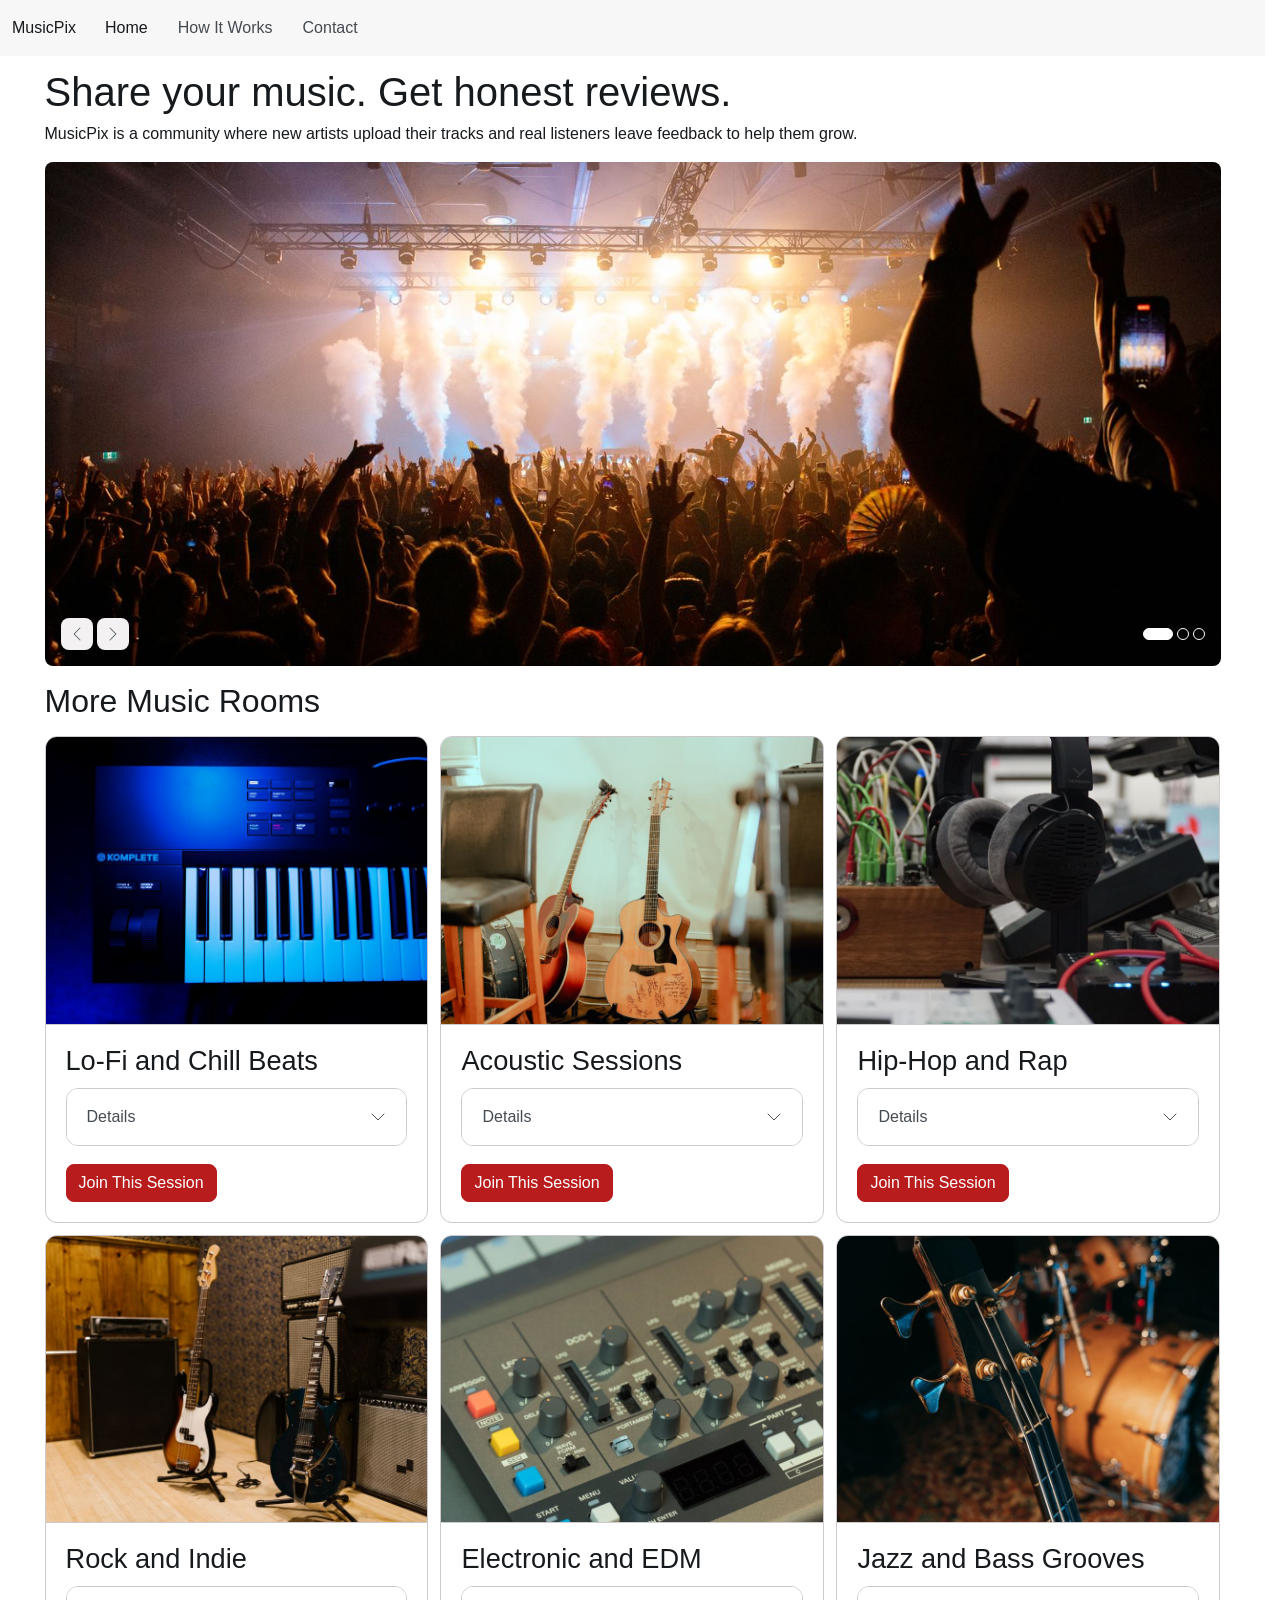
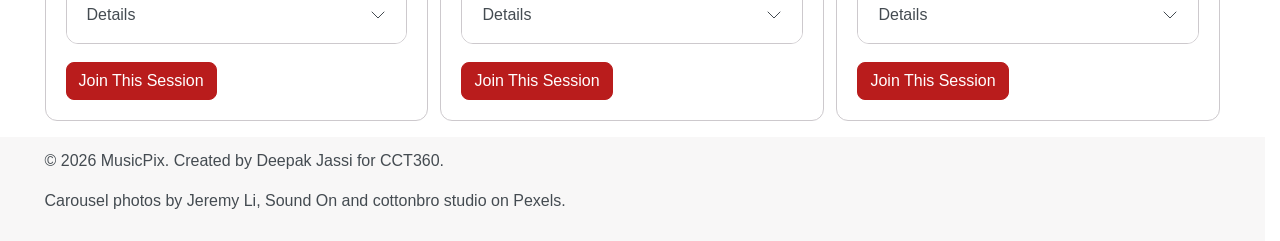
<file: index.html>
<!DOCTYPE html>
<html lang="en">
<head>
  <meta charset="UTF-8">
  <meta name="viewport" content="width=device-width, initial-scale=1.0">
  <title>MusicPix | Share Your Music and Get Real Reviews</title>
  <link rel="stylesheet" href="css/bootstrap.min.css">
  <link rel="stylesheet" href="css/style.css">
  <script type="module" src="js/bootstrap.bundle.min.js"></script>
</head>
<body>
  <nav class="navbar md:navbar-expand bg-1 fg-2">
    <div class="container-fluid">
      <a class="navbar-brand" href="index.html">MusicPix</a>
      <button class="btn-icon navbar-toggler" type="button" data-bs-toggle="drawer" data-bs-target="#navbarNavMenu" aria-controls="navbarNavMenu" aria-expanded="false" aria-label="Toggle navigation">
        <span class="navbar-toggler-icon" aria-hidden="true"></span>
      </button>
      <dialog class="drawer drawer-end" tabindex="-1" id="navbarNavMenu" aria-labelledby="navbarNavMenuLabel">
        <div class="drawer-header">
          <span class="drawer-title" id="navbarNavMenuLabel">Menu</span>
          <button type="button" class="btn-close" data-bs-dismiss="drawer" aria-label="Close"></button>
        </div>
        <div class="drawer-body">
          <ul class="navbar-nav">
            <li class="nav-item">
              <a class="nav-link active" aria-current="page" href="index.html">Home</a>
            </li>
            <li class="nav-item">
              <a class="nav-link" href="#">How It Works</a>
            </li>
            <li class="nav-item">
              <a class="nav-link" href="contact.html">Contact</a>
            </li>
          </ul>
        </div>
      </dialog>
    </div>
  </nav>

  <main>
    <div class="container mt-4">
      <h1>Share your music. Get honest reviews.</h1>
      <p>MusicPix is a community where new artists upload their tracks and real listeners leave feedback to help them grow.</p>
    </div>

    <div class="container mt-3">
      <div id="soundCarousel" class="carousel carousel-overlay slide">
        <div class="carousel-inner rounded-5">
          <div class="carousel-item active">
            <img src="images/lab6-banner1.jpg" class="d-block w-100" alt="Crowd cheering at a live concert under bright stage lights">
          </div>
          <div class="carousel-item">
            <img src="images/lab6-banner2.jpg" class="d-block w-100" alt="Smiling woman wearing white wireless headphones while listening to music">
          </div>
          <div class="carousel-item">
            <img src="images/lab6-banner3.jpg" class="d-block w-100" alt="Female singer recording vocals into a studio microphone">
          </div>
        </div>
        <div class="carousel-overlay-controls">
          <div>
            <button class="btn-icon btn-sm btn-subtle theme-secondary" type="button" data-bs-target="#soundCarousel" data-bs-slide="prev">
              <span class="carousel-icon-prev" aria-hidden="true"></span>
              <span class="visually-hidden">Previous</span>
            </button>
            <button class="btn-icon btn-sm btn-subtle theme-secondary" type="button" data-bs-target="#soundCarousel" data-bs-slide="next">
              <span class="carousel-icon-next" aria-hidden="true"></span>
              <span class="visually-hidden">Next</span>
            </button>
          </div>
          <div class="carousel-indicators">
            <button type="button" data-bs-target="#soundCarousel" data-bs-slide-to="0" class="active" aria-current="true" aria-label="Slide 1"></button>
            <button type="button" data-bs-target="#soundCarousel" data-bs-slide-to="1" aria-label="Slide 2"></button>
            <button type="button" data-bs-target="#soundCarousel" data-bs-slide-to="2" aria-label="Slide 3"></button>
          </div>
        </div>
      </div>
    </div>
         <div class="container mt-5 mb-5">
      <h2 class="my-5">More Music Rooms</h2>
      <div class="row g-4">

        <div class="col-12 md:col-6 lg:col-4">
          <section class="card h-100" style="max-width: 100%">
            <img src="images/lab6-card1.jpg" class="card-img-top w-100" alt="Synthesizer keyboard glowing under blue studio lights">
            <div class="card-body d-flex flex-column">
              <h3 class="card-title">Lo-Fi and Chill Beats</h3>
              <div class="accordion">
                <details class="accordion-item" name="lofiDetails">
                  <summary class="accordion-header">
                    Details
                    <svg class="accordion-icon" xmlns="http://www.w3.org/2000/svg" viewBox="0 0 16 16" fill="none" stroke="currentColor" stroke-linecap="round" stroke-linejoin="round"><path d="m2 5 6 6 6-6"/></svg>
                  </summary>
                  <div class="accordion-body">
                    Relaxed beats for studying and late nights. Upload a loop or a full track, and listeners will rate the mood, the mix and how well it flows. Photo by XT7 Core on Pexels.
                  </div>
                </details>
              </div>
              <button type="button" class="btn-solid theme-primary mt-3" data-bs-toggle="dialog" data-bs-target="#lofiDialog">Join This Session</button>
              <dialog class="dialog" id="lofiDialog" aria-labelledby="lofiDialogTitle">
                <div class="dialog-header">
                  <h4 class="dialog-title" id="lofiDialogTitle">Lo-Fi and Chill Beats</h4>
                  <button type="button" class="btn-close" data-bs-dismiss="dialog" aria-label="Close"></button>
                </div>
                <div class="dialog-body">
                  <p>Join our next lo-fi listening session on Friday, November 27 at 8:00 PM. Listen to new tracks together and leave your reviews.</p>
                </div>
                <div class="dialog-footer">
                  <button type="button" class="btn-solid theme-secondary" data-bs-dismiss="dialog">Close</button>
                  <button type="button" class="btn-solid theme-primary" data-bs-dismiss="dialog">Confirm Session</button>
                </div>
              </dialog>
            </div>
          </section>
        </div>

        <div class="col-12 md:col-6 lg:col-4">
          <section class="card h-100" style="max-width: 100%">
            <img src="images/lab6-card2.jpg" class="card-img-top w-100" alt="Two acoustic guitars resting against chairs in a room">
            <div class="card-body d-flex flex-column">
              <h3 class="card-title">Acoustic Sessions</h3>
              <div class="accordion">
                <details class="accordion-item" name="acousticDetails">
                  <summary class="accordion-header">
                    Details
                    <svg class="accordion-icon" xmlns="http://www.w3.org/2000/svg" viewBox="0 0 16 16" fill="none" stroke="currentColor" stroke-linecap="round" stroke-linejoin="round"><path d="m2 5 6 6 6-6"/></svg>
                  </summary>
                  <div class="accordion-body">
                    A space for singer-songwriters and simple guitar or piano recordings. Reviewers focus on vocals, lyrics and the feeling behind the song. Photo by Mushtaq Hussain on Pexels.
                  </div>
                </details>
              </div>
              <button type="button" class="btn-solid theme-primary mt-3" data-bs-toggle="dialog" data-bs-target="#acousticDialog">Join This Session</button>
              <dialog class="dialog" id="acousticDialog" aria-labelledby="acousticDialogTitle">
                <div class="dialog-header">
                  <h4 class="dialog-title" id="acousticDialogTitle">Acoustic Sessions</h4>
                  <button type="button" class="btn-close" data-bs-dismiss="dialog" aria-label="Close"></button>
                </div>
                <div class="dialog-body">
                  <p>Join our next acoustic session on Saturday, November 28 at 2:00 PM. Share a demo and get feedback from other songwriters.</p>
                </div>
                <div class="dialog-footer">
                  <button type="button" class="btn-solid theme-secondary" data-bs-dismiss="dialog">Close</button>
                  <button type="button" class="btn-solid theme-primary" data-bs-dismiss="dialog">Confirm Session</button>
                </div>
              </dialog>
            </div>
          </section>
        </div>

        <div class="col-12 md:col-6 lg:col-4">
          <section class="card h-100" style="max-width: 100%">
            <img src="images/lab6-card3.jpg" class="card-img-top w-100" alt="Studio headphones resting on audio equipment">
            <div class="card-body d-flex flex-column">
              <h3 class="card-title">Hip-Hop and Rap</h3>
              <div class="accordion">
                <details class="accordion-item" name="hiphopDetails">
                  <summary class="accordion-header">
                    Details
                    <svg class="accordion-icon" xmlns="http://www.w3.org/2000/svg" viewBox="0 0 16 16" fill="none" stroke="currentColor" stroke-linecap="round" stroke-linejoin="round"><path d="m2 5 6 6 6-6"/></svg>
                  </summary>
                  <div class="accordion-body">
                    Drop your verses, beats and mixtapes. Listeners review flow, wordplay and production so you know what is working before your next release. Photo by TStudio on Pexels.
                  </div>
                </details>
              </div>
              <button type="button" class="btn-solid theme-primary mt-3" data-bs-toggle="dialog" data-bs-target="#hiphopDialog">Join This Session</button>
              <dialog class="dialog" id="hiphopDialog" aria-labelledby="hiphopDialogTitle">
                <div class="dialog-header">
                  <h4 class="dialog-title" id="hiphopDialogTitle">Hip-Hop and Rap</h4>
                  <button type="button" class="btn-close" data-bs-dismiss="dialog" aria-label="Close"></button>
                </div>
                <div class="dialog-body">
                  <p>Join our next hip-hop session on Saturday, November 28 at 7:00 PM. Hear new verses and beats and review them live.</p>
                </div>
                <div class="dialog-footer">
                  <button type="button" class="btn-solid theme-secondary" data-bs-dismiss="dialog">Close</button>
                  <button type="button" class="btn-solid theme-primary" data-bs-dismiss="dialog">Confirm Session</button>
                </div>
              </dialog>
            </div>
          </section>
        </div>

        <div class="col-12 md:col-6 lg:col-4">
          <section class="card h-100" style="max-width: 100%">
            <img src="images/lab6-card4.jpg" class="card-img-top w-100" alt="Electric guitars and amplifiers set up in a small music studio">
            <div class="card-body d-flex flex-column">
              <h3 class="card-title">Rock and Indie</h3>
              <div class="accordion">
                <details class="accordion-item" name="rockDetails">
                  <summary class="accordion-header">
                    Details
                    <svg class="accordion-icon" xmlns="http://www.w3.org/2000/svg" viewBox="0 0 16 16" fill="none" stroke="currentColor" stroke-linecap="round" stroke-linejoin="round"><path d="m2 5 6 6 6-6"/></svg>
                  </summary>
                  <div class="accordion-body">
                    For bands and solo artists with guitars, drums and big choruses. Share a garage recording or a finished single and hear what listeners think. Photo by RDNE Stock project on Pexels.
                  </div>
                </details>
              </div>
              <button type="button" class="btn-solid theme-primary mt-3" data-bs-toggle="dialog" data-bs-target="#rockDialog">Join This Session</button>
              <dialog class="dialog" id="rockDialog" aria-labelledby="rockDialogTitle">
                <div class="dialog-header">
                  <h4 class="dialog-title" id="rockDialogTitle">Rock and Indie</h4>
                  <button type="button" class="btn-close" data-bs-dismiss="dialog" aria-label="Close"></button>
                </div>
                <div class="dialog-body">
                  <p>Join our next rock and indie session on Sunday, November 29 at 4:00 PM. Listen to new singles and vote for your favourite.</p>
                </div>
                <div class="dialog-footer">
                  <button type="button" class="btn-solid theme-secondary" data-bs-dismiss="dialog">Close</button>
                  <button type="button" class="btn-solid theme-primary" data-bs-dismiss="dialog">Confirm Session</button>
                </div>
              </dialog>
            </div>
          </section>
        </div>

        <div class="col-12 md:col-6 lg:col-4">
          <section class="card h-100" style="max-width: 100%">
            <img src="images/lab6-card5.jpg" class="card-img-top w-100" alt="Close-up of a music production mixer with buttons and dials">
            <div class="card-body d-flex flex-column">
              <h3 class="card-title">Electronic and EDM</h3>
              <div class="accordion">
                <details class="accordion-item" name="edmDetails">
                  <summary class="accordion-header">
                    Details
                    <svg class="accordion-icon" xmlns="http://www.w3.org/2000/svg" viewBox="0 0 16 16" fill="none" stroke="currentColor" stroke-linecap="round" stroke-linejoin="round"><path d="m2 5 6 6 6-6"/></svg>
                  </summary>
                  <div class="accordion-body">
                    House, techno, dubstep and everything in between. Get feedback on your drops, sound design and how your track would play in a club. Photo by TStudio on Pexels.
                  </div>
                </details>
              </div>
              <button type="button" class="btn-solid theme-primary mt-3" data-bs-toggle="dialog" data-bs-target="#edmDialog">Join This Session</button>
              <dialog class="dialog" id="edmDialog" aria-labelledby="edmDialogTitle">
                <div class="dialog-header">
                  <h4 class="dialog-title" id="edmDialogTitle">Electronic and EDM</h4>
                  <button type="button" class="btn-close" data-bs-dismiss="dialog" aria-label="Close"></button>
                </div>
                <div class="dialog-body">
                  <p>Join our next electronic session on Friday, December 4 at 9:00 PM. Listen to new mixes and leave comments on each track.</p>
                </div>
                <div class="dialog-footer">
                  <button type="button" class="btn-solid theme-secondary" data-bs-dismiss="dialog">Close</button>
                  <button type="button" class="btn-solid theme-primary" data-bs-dismiss="dialog">Confirm Session</button>
                </div>
              </dialog>
            </div>
          </section>
        </div>

        <div class="col-12 md:col-6 lg:col-4">
          <section class="card h-100" style="max-width: 100%">
            <img src="images/lab6-card6.jpg" class="card-img-top w-100" alt="Bass guitar headstock with a drum set in the background">
            <div class="card-body d-flex flex-column">
              <h3 class="card-title">Jazz and Bass Grooves</h3>
              <div class="accordion">
                <details class="accordion-item" name="jazzDetails">
                  <summary class="accordion-header">
                    Details
                    <svg class="accordion-icon" xmlns="http://www.w3.org/2000/svg" viewBox="0 0 16 16" fill="none" stroke="currentColor" stroke-linecap="round" stroke-linejoin="round"><path d="m2 5 6 6 6-6"/></svg>
                  </summary>
                  <div class="accordion-body">
                    Smooth grooves, live jams and bass-heavy tracks. Musicians here love giving detailed notes on timing, tone and improvisation. Photo by Ivan S on Pexels.
                  </div>
                </details>
              </div>
              <button type="button" class="btn-solid theme-primary mt-3" data-bs-toggle="dialog" data-bs-target="#jazzDialog">Join This Session</button>
              <dialog class="dialog" id="jazzDialog" aria-labelledby="jazzDialogTitle">
                <div class="dialog-header">
                  <h4 class="dialog-title" id="jazzDialogTitle">Jazz and Bass Grooves</h4>
                  <button type="button" class="btn-close" data-bs-dismiss="dialog" aria-label="Close"></button>
                </div>
                <div class="dialog-body">
                  <p>Join our next jazz session on Sunday, December 6 at 3:00 PM. Listen to live jams and review each solo.</p>
                </div>
                <div class="dialog-footer">
                  <button type="button" class="btn-solid theme-secondary" data-bs-dismiss="dialog">Close</button>
                  <button type="button" class="btn-solid theme-primary" data-bs-dismiss="dialog">Confirm Session</button>
                </div>
              </dialog>
            </div>
          </section>
        </div>

      </div>
    </div>

  </main>

  <footer class="bg-1 fg-2 py-4">
    <div class="container">
      <p>&copy; 2026 MusicPix. Created by Deepak Jassi for CCT360.</p>
      <p>Carousel photos by Jeremy Li, Sound On and cottonbro studio on Pexels.</p>
    </div>
  </footer>
</body>
</html>
</file>
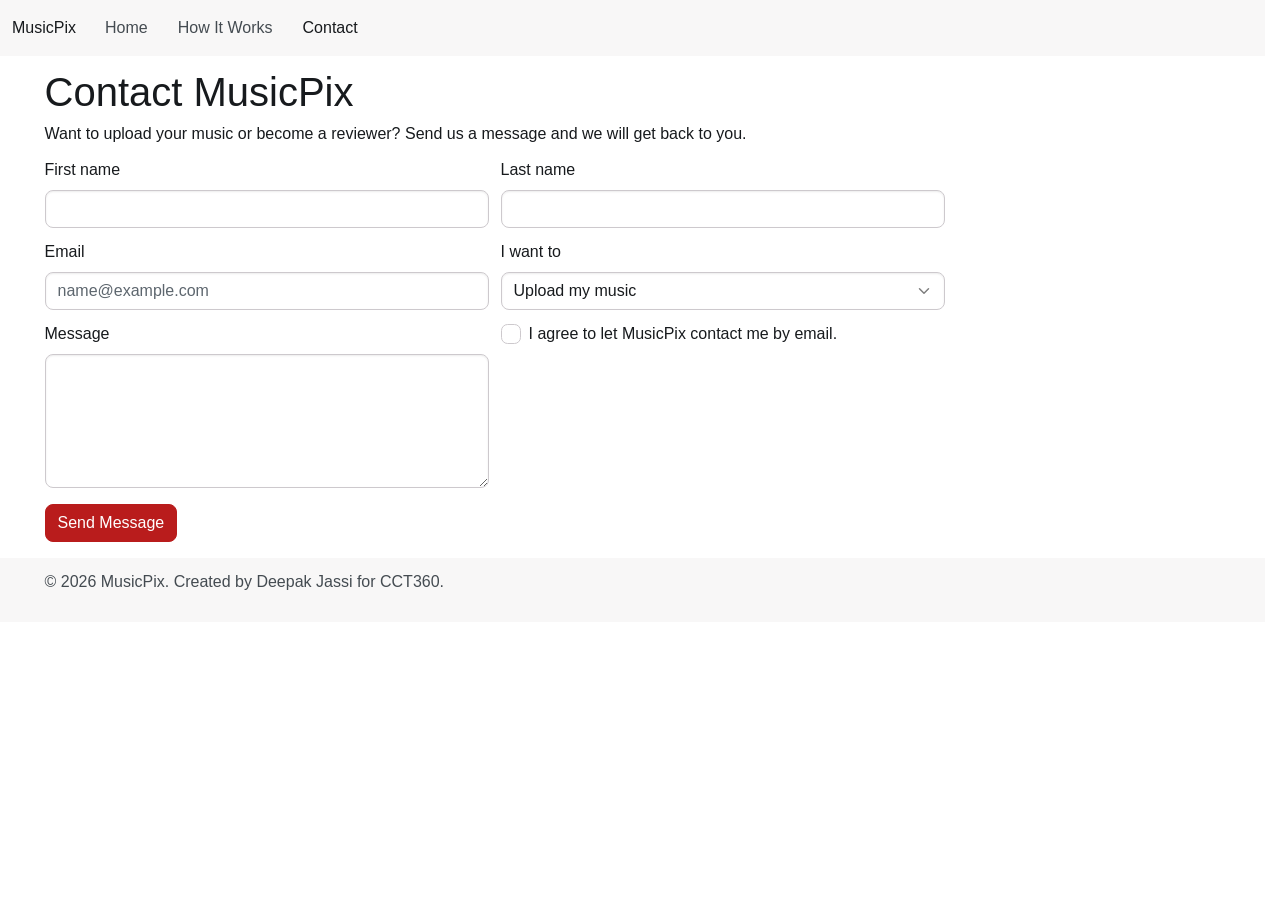
<file: contact.html>
<!DOCTYPE html>
<html lang="en">
<head>
  <meta charset="UTF-8">
  <meta name="viewport" content="width=device-width, initial-scale=1.0">
  <title>Contact MusicPix | Upload or Review Music</title>
  <link rel="stylesheet" href="css/bootstrap.min.css">
  <link rel="stylesheet" href="css/style.css">
  <script type="module" src="js/bootstrap.bundle.min.js"></script>
</head>
<body>
  <nav class="navbar md:navbar-expand bg-1 fg-2">
    <div class="container-fluid">
      <a class="navbar-brand" href="index.html">MusicPix</a>
      <button class="btn-icon navbar-toggler" type="button" data-bs-toggle="drawer" data-bs-target="#navbarNavMenu" aria-controls="navbarNavMenu" aria-expanded="false" aria-label="Toggle navigation">
        <span class="navbar-toggler-icon" aria-hidden="true"></span>
      </button>
      <dialog class="drawer drawer-end" tabindex="-1" id="navbarNavMenu" aria-labelledby="navbarNavMenuLabel">
        <div class="drawer-header">
          <span class="drawer-title" id="navbarNavMenuLabel">Menu</span>
          <button type="button" class="btn-close" data-bs-dismiss="drawer" aria-label="Close"></button>
        </div>
        <div class="drawer-body">
          <ul class="navbar-nav">
            <li class="nav-item">
              <a class="nav-link" href="index.html">Home</a>
            </li>
            <li class="nav-item">
              <a class="nav-link" href="#">How It Works</a>
            </li>
            <li class="nav-item">
              <a class="nav-link active" aria-current="page" href="contact.html">Contact</a>
            </li>
          </ul>
        </div>
      </dialog>
    </div>
  </nav>

  <main class="container mt-4 mb-5">
    <h1>Contact MusicPix</h1>
    <p class="mb-4">Want to upload your music or become a reviewer? Send us a message and we will get back to you.</p>

  <form style="max-width: 900px" action="#">
      <div class="row g-4">
        <div class="md:col-6">
          <div class="form-field">
            <label for="firstName" class="form-label">First name</label>
            <input type="text" class="form-control" id="firstName" name="firstName">
          </div>
        </div>
        <div class="md:col-6">
          <div class="form-field">
            <label for="lastName" class="form-label">Last name</label>
            <input type="text" class="form-control" id="lastName" name="lastName">
          </div>
        </div>
        <div class="md:col-6">
          <div class="form-field">
            <label for="email" class="form-label">Email</label>
            <input type="email" class="form-control" id="email" name="email" placeholder="name@example.com">
          </div>
        </div>
        <div class="md:col-6">
          <div class="form-field">
            <label for="interest" class="form-label">I want to</label>
            <select class="form-control" id="interest" name="interest">
              <option value="upload">Upload my music</option>
              <option value="review">Review other artists' tracks</option>
              <option value="both">Upload and review</option>
              <option value="other">Something else</option>
            </select>
          </div>
        </div>
        <div class="md:col-6">
          <div class="form-field">
            <label for="message" class="form-label">Message</label>
            <textarea class="form-control" id="message" name="message" rows="5"></textarea>
          </div>
        </div>
        <div class="md:col-6">
          <div class="form-field">
            <input type="checkbox" class="check" id="consent" name="consent">
            <label for="consent">I agree to let MusicPix contact me by email.</label>
          </div>
        </div>
      </div>
      <button type="submit" class="btn-solid theme-primary mt-5">Send Message</button>
    </form>
  </main>

  <footer class="bg-1 fg-2 py-4">
    <div class="container">
      <p>&copy; 2026 MusicPix. Created by Deepak Jassi for CCT360.</p>
    </div>
  </footer>

</body>
</html>
</file>
<file: css/style.css>
:root {
  --bs-primary-bg: #b91c1c;
  --bs-primary-fg: #b91c1c;
  --bs-primary-fg-emphasis: #7f1d1d;
  --bs-primary-border: #b91c1c;
  --bs-primary-focus-ring: #b91c1c;
  --bs-primary-contrast: #ffffff;
}

.btn-solid.theme-primary {
  --bs-theme-bg: #b91c1c;
  --bs-theme-border: #b91c1c;
  --bs-theme-contrast: #ffffff;
}
</file>
